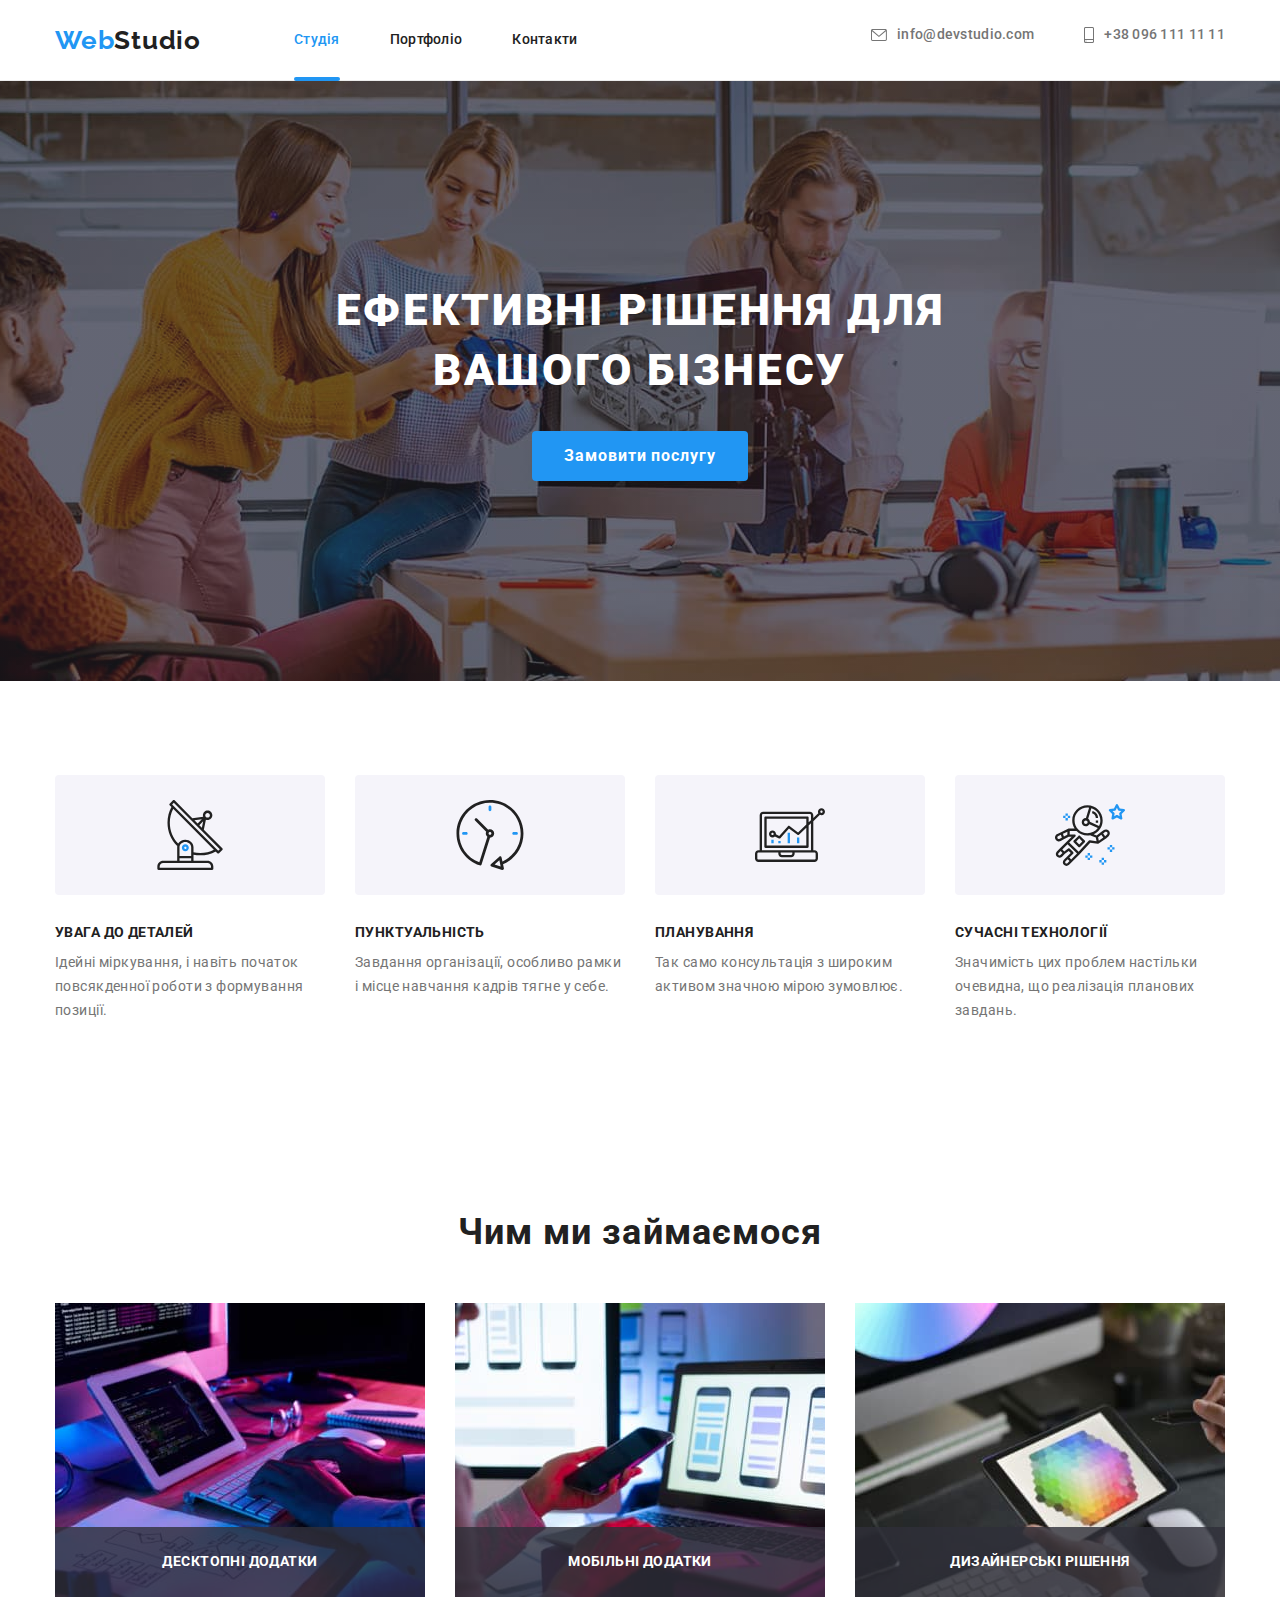
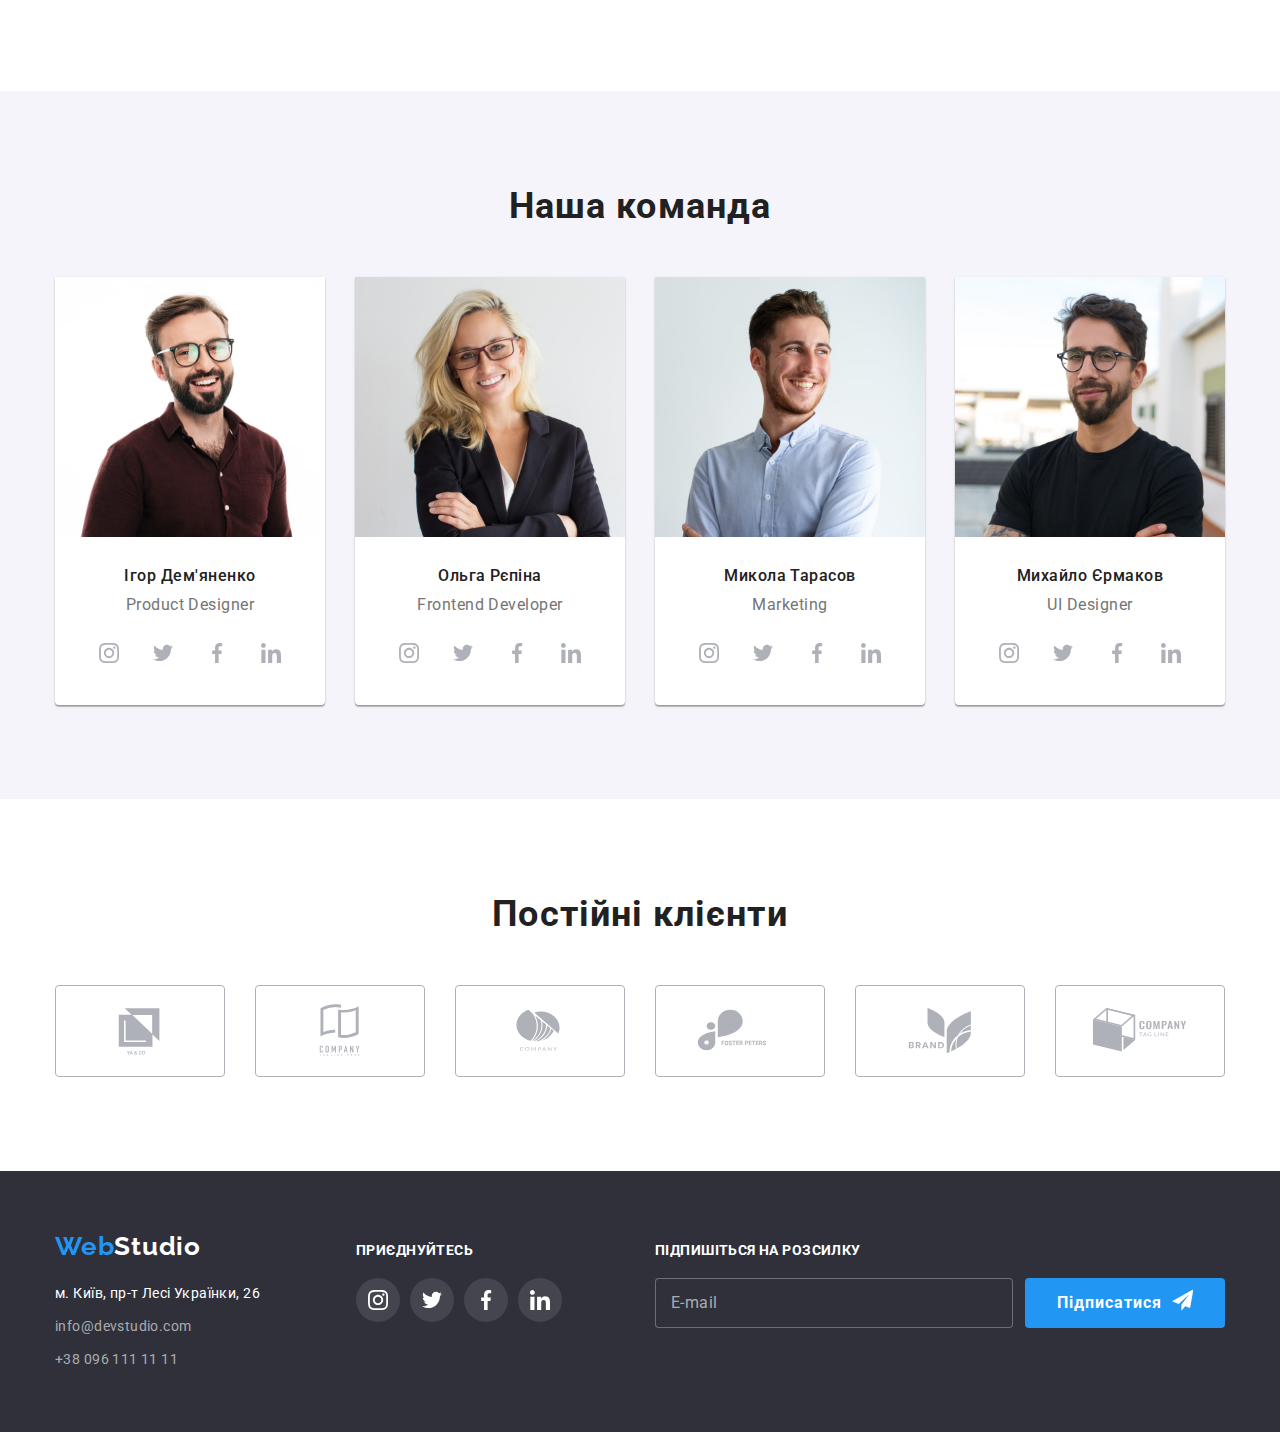
<file: index.html>
<!-- @format -->

<!DOCTYPE html>
<html lang="zxx">
  <head>
    <meta charset="UTF-8" />
    <meta http-equiv="X-UA-Compatible" content="IE=edge" />
    <meta name="viewport" content="width=device-width, initial-scale=1.0" />
    <title>Головна</title>
    <link rel="preconnect" href="https://fonts.googleapis.com" />
    <link rel="preconnect" href="https://fonts.gstatic.com" crossorigin />
    <link
      href="https://fonts.googleapis.com/css2?family=Raleway:wght@700&family=Roboto:wght@400;500;700;900&display=swap"
      rel="stylesheet"
    />
    <link
      rel="stylesheet"
      href="https://cdnjs.cloudflare.com/ajax/libs/modern-normalize/1.1.0/modern-normalize.min.css"
    />
    <link rel="stylesheet" href="./css/main.min.css" />
  </head>

  <body>
    <header class="page-header">
      <div class="container page-header__container">
        <nav class="page-navigation">
          <a class="logo" href="/index.html">Web<span class="logo__part">Studio</span></a>
          <ul class="site-nav">
            <li class="site-nav__item">
              <a href="./index.html" class="site-nav__link site-nav__link--current">Студія</a>
            </li>
            <li class="site-nav__item">
              <a href="./portfolio.html" class="site-nav__link">Портфоліо</a>
            </li>
            <li class="site-nav__item">
              <a href="" class="site-nav__link">Контакти</a>
            </li>
          </ul>
        </nav>
        <button type="button" class="mobile-menu-btn" data-menu-open>
          <svg class="mobile-menu-btn__icon" width="40" height="40">
            <use href="./images/icons.svg#icon-burger"></use>
          </svg>
        </button>

        <ul class="contact-menu">
          <li class="contact-menu__item">
            <a class="contact-menu__link" href="mailto:info@devstudio.com">
              <svg
                class="contact-menu__icon"
                width="16"
                height="12"
                aria-label="envelope"
                lang="en"
              >
                <use href="./images/icons.svg#icon-envelope"></use>
              </svg>
              info@devstudio.com</a
            >
          </li>
          <li class="contact-menu__item">
            <a class="contact-menu__link" href="tel:+380961111111">
              <svg
                class="contact-menu__icon"
                width="10"
                height="16"
                aria-label="smartphone"
                lang="en"
              >
                <use href="./images/icons.svg#icon-smartphone"></use>
              </svg>
              +38 096 111 11 11</a
            >
          </li>
        </ul>
      </div>
      <div class="mobile-menu" data-menu>
        <div class="container mobile-menu__container">
          <button type="button" class="mobile-menu__close_btn" data-menu-close>
            <svg class="mobile-menu__close-icon" width="40" height="40">
              <use href="./images/icons.svg#icon-close"></use>
            </svg>
          </button>
          <nav class="mobile-menu__page-navigation">
            <ul class="mobile-menu__site-nav">
              <li class="mobile-menu__site-nav__item">
                <a
                  href="./index.html"
                  class="mobile-menu__site-nav__link mobile-menu__site-nav__link--current"
                  >Студія</a
                >
              </li>
              <li class="mobile-menu__site-nav__item">
                <a href="./portfolio.html" class="mobile-menu__site-nav__link">Портфоліо</a>
              </li>
              <li class="mobile-menu__site-nav__item">
                <a href="" class="mobile-menu__site-nav__link">Контакти</a>
              </li>
            </ul>
          </nav>
          <div class="mobile-menu__wrapper">
            <ul class="mobile-menu__contact-menu">
              <li class="mobile-menu__contact-menu__item">
                <a
                  class="mobile-menu__contact-menu__link mobile-menu__contact-menu__text"
                  href="tel:+380961111111"
                >
                  +38 096 111 11 11</a
                >
              </li>
              <li class="mobile-menu__contact-menu__item">
                <a class="mobile-menu__contact-menu__link" href="mailto:info@devstudio.com">
                  info@devstudio.com</a
                >
              </li>
            </ul>
            <ul class="mobile-menu__social-list">
              <li class="mobile-menu__social-list__item">
                <a href="" class="mobile-menu__social-list__link">Instagram</a>
              </li>
              <li class="mobile-menu__social-list__item">
                <a href="" class="mobile-menu__social-list__link">Twitter</a>
              </li>
              <li class="mobile-menu__social-list__item">
                <a href="" class="mobile-menu__social-list__link">Facebook</a>
              </li>
              <li class="mobile-menu__social-list__item">
                <a
                  href=""
                  class="mobile-menu__social-list__link mobile-menu__social-list__link--no-border"
                  >Linkedin</a
                >
              </li>
            </ul>
          </div>
        </div>
      </div>
    </header>

    <main>
      <section class="hero">
        <div class="container">
          <h1 class="hero__title">Ефективні рішення для вашого бізнесу</h1>
          <button data-modal-open type="button" class="button">Замовити послугу</button>
        </div>
      </section>

      <section class="section">
        <div class="container">
          <h2 class="visually-hidden">Наші переваги</h2>
          <ul class="features-menu">
            <li class="features-menu__item">
              <div class="features-menu__icon-container">
                <svg
                  class="features-menu__icon"
                  width="70"
                  height="70"
                  aria-label="antenna"
                  lang="en"
                >
                  <use href="./images/icons.svg#icon-antenna"></use>
                </svg>
              </div>
              <h3 class="features-menu__title">Увага до деталей</h3>
              <p class="features-menu__text">
                Ідейні міркування, і навіть початок повсякденної роботи з формування позиції.
              </p>
            </li>
            <li class="features-menu__item">
              <div class="features-menu__icon-container">
                <svg
                  class="features-menu__icon"
                  width="70"
                  height="70"
                  aria-label="clock"
                  lang="en"
                >
                  <use href="./images/icons.svg#icon-clock"></use>
                </svg>
              </div>
              <h3 class="features-menu__title">Пунктуальність</h3>
              <p class="features-menu__text">
                Завдання організації, особливо рамки і місце навчання кадрів тягне у себе.
              </p>
            </li>
            <li class="features-menu__item">
              <div class="features-menu__icon-container">
                <svg
                  class="features-menu__icon"
                  width="70"
                  height="70"
                  aria-label="diagram"
                  lang="en"
                >
                  <use href="./images/icons.svg#icon-diagram"></use>
                </svg>
              </div>
              <h3 class="features-menu__title">Планування</h3>
              <p class="features-menu__text">
                Так само консультація з широким активом значною мірою зумовлює.
              </p>
            </li>
            <li class="features-menu__item">
              <div class="features-menu__icon-container">
                <svg
                  class="features-menu__icon"
                  width="70"
                  height="70"
                  aria-label="astronaut"
                  lang="en"
                >
                  <use href="./images/icons.svg#icon-astronaut"></use>
                </svg>
              </div>
              <h3 class="features-menu__title">Сучасні технології</h3>
              <p class="features-menu__text">
                Значимість цих проблем настільки очевидна, що реалізація планових завдань.
              </p>
            </li>
          </ul>
        </div>
      </section>

      <section class="section section--no-padding-top">
        <div class="container">
          <h2 class="section__title">Чим ми займаємося</h2>
          <ul class="examples-menu">
            <li class="examples-menu__item">
              <div class="examples-menu__thumb">
                <img src="./images/img.jpg" alt="Людина друкує на клавіатурі" width="370" />
                <p class="examples-menu__text">Десктопні додатки</p>
              </div>
            </li>
            <li class="examples-menu__item">
              <div class="examples-menu__thumb">
                <img src="./images/img(1)(1).jpg" alt="Ноутбук з додатками" width="370" />
                <p class="examples-menu__text">Мобільні додатки</p>
              </div>
            </li>
            <li class="examples-menu__item">
              <div class="examples-menu__thumb">
                <img src="./images/img(2).jpg" alt="Людина обирає колір на планшеті" width="370" />
                <p class="examples-menu__text">Дизайнерські рішення</p>
              </div>
            </li>
          </ul>
        </div>
      </section>

      <section class="section section--other-background">
        <div class="container">
          <h2 class="section__title">Наша команда</h2>
          <ul class="employees-menu">
            <li class="employees-menu__item">
              <picture>
                <source
                  srcset="./images/guy1.jpg 1x, ./images/guy1-desktop@2x.jpg 2x"
                  media="(min-width: 1200px)"
                />
                <source
                  srcset="./images/guy1-tablet.jpg 1x, ./images/guy1-tablet@2x.jpg 2x"
                  media="(min-width: 768px)"
                />
                <source
                  srcset="./images/guy1-mobile.jpg 1x, ./images/guy1-mobile@2x.jpg 2x"
                  media="(min-width: 280px)"
                />
                <img src="./images/guy1.jpg" alt="Хлопець у коричневій сорочці" />
              </picture>
              <div class="employees-menu__content-wrapper">
                <h3 class="employees-menu__title">Ігор Дем'яненко</h3>
                <p class="employees-menu__text">Product Designer</p>
                <ul class="social-list">
                  <li class="social-list__item">
                    <a href="" class="social-list__link">
                      <svg
                        class="social-list__icon"
                        width="20"
                        height="20"
                        aria-label="instagram"
                        lang="en"
                      >
                        <use href="./images/icons.svg#icon-instagram"></use>
                      </svg>
                    </a>
                  </li>
                  <li class="social-list__item">
                    <a href="" class="social-list__link">
                      <svg
                        class="social-list__icon"
                        width="20"
                        height="20"
                        aria-label="twitter"
                        lang="en"
                      >
                        <use href="./images/icons.svg#icon-twitter"></use>
                      </svg>
                    </a>
                  </li>
                  <li class="social-list__item">
                    <a href="" class="social-list__link">
                      <svg
                        class="social-list__icon"
                        width="20"
                        height="20"
                        aria-label="facebook"
                        lang="en"
                      >
                        <use href="./images/icons.svg#icon-facebook"></use>
                      </svg>
                    </a>
                  </li>
                  <li class="social-list__item">
                    <a href="" class="social-list__link">
                      <svg
                        class="social-list__icon"
                        width="20"
                        height="20"
                        aria-label="linkedin"
                        lang="en"
                      >
                        <use href="./images/icons.svg#icon-linkedin"></use>
                      </svg>
                    </a>
                  </li>
                </ul>
              </div>
            </li>
            <li class="employees-menu__item">
              <picture>
                <source
                  srcset="./images/girl.jpg 1x, ./images/girl-desktop@2x.jpg 2x"
                  media="(min-width: 1200px)"
                />
                <source
                  srcset="./images/girl-tablet.jpg 1x, ./images/girl-tablet@2x.jpg 2x"
                  media="(min-width: 768px)"
                />
                <source
                  srcset="./images/girl-mobile.jpg 1x, ./images/girl-mobile@2x.jpg 2x"
                  media="(min-width: 280px)"
                />
                <img src="./images/girl.jpg" alt="Дівчина" />
              </picture>
              <div class="employees-menu__content-wrapper">
                <h3 class="employees-menu__title">Ольга Рєпіна</h3>
                <p class="employees-menu__text">Frontend Developer</p>
                <ul class="social-list">
                  <li class="social-list__item">
                    <a href="" class="social-list__link">
                      <svg
                        class="social-list__icon"
                        width="20"
                        height="20"
                        aria-label="instagram"
                        lang="en"
                      >
                        <use href="./images/icons.svg#icon-instagram"></use>
                      </svg>
                    </a>
                  </li>
                  <li class="social-list__item">
                    <a href="" class="social-list__link">
                      <svg
                        class="social-list__icon"
                        width="20"
                        height="20"
                        aria-label="twitter"
                        lang="en"
                      >
                        <use href="./images/icons.svg#icon-twitter"></use>
                      </svg>
                    </a>
                  </li>
                  <li class="social-list__item">
                    <a href="" class="social-list__link">
                      <svg
                        class="social-list__icon"
                        width="20"
                        height="20"
                        aria-label="facebook"
                        lang="en"
                      >
                        <use href="./images/icons.svg#icon-facebook"></use>
                      </svg>
                    </a>
                  </li>
                  <li class="social-list__item">
                    <a href="" class="social-list__link">
                      <svg
                        class="social-list__icon"
                        width="20"
                        height="20"
                        aria-label="linkedin"
                        lang="en"
                      >
                        <use href="./images/icons.svg#icon-linkedin"></use>
                      </svg>
                    </a>
                  </li>
                </ul>
              </div>
            </li>
            <li class="employees-menu__item">
              <picture>
                <source
                  srcset="./images/guy2.jpg 1x, ./images/guy2-desktop@2x.jpg 2x"
                  media="(min-width: 1200px)"
                />
                <source
                  srcset="./images/guy2-tablet.jpg 1x, ./images/guy2-tablet@2x.jpg 2x"
                  media="(min-width: 768px)"
                />
                <source
                  srcset="./images/guy2-mobile.jpg 1x, ./images/guy2-mobile@2x.jpg 2x"
                  media="(min-width: 280px)"
                />
                <img src="./images/guy2.jpg" alt="Хлопець у блакитній сорочці" />
              </picture>
              <div class="employees-menu__content-wrapper">
                <h3 class="employees-menu__title">Микола Тарасов</h3>
                <p class="employees-menu__text">Marketing</p>
                <ul class="social-list">
                  <li class="social-list__item">
                    <a href="" class="social-list__link">
                      <svg
                        class="social-list__icon"
                        width="20"
                        height="20"
                        aria-label="instagram"
                        lang="en"
                      >
                        <use href="./images/icons.svg#icon-instagram"></use>
                      </svg>
                    </a>
                  </li>
                  <li class="social-list__item">
                    <a href="" class="social-list__link">
                      <svg
                        class="social-list__icon"
                        width="20"
                        height="20"
                        aria-label="twitter"
                        lang="en"
                      >
                        <use href="./images/icons.svg#icon-twitter"></use>
                      </svg>
                    </a>
                  </li>
                  <li class="social-list__item">
                    <a href="" class="social-list__link">
                      <svg
                        class="social-list__icon"
                        width="20"
                        height="20"
                        aria-label="facebook"
                        lang="en"
                      >
                        <use href="./images/icons.svg#icon-facebook"></use>
                      </svg>
                    </a>
                  </li>
                  <li class="social-list__item">
                    <a href="" class="social-list__link">
                      <svg
                        class="social-list__icon"
                        width="20"
                        height="20"
                        aria-label="linkedin"
                        lang="en"
                      >
                        <use href="./images/icons.svg#icon-linkedin"></use>
                      </svg>
                    </a>
                  </li>
                </ul>
              </div>
            </li>
            <li class="employees-menu__item">
              <picture>
                <source
                  srcset="./images/guy3.jpg 1x, ./images/guy3-desktop@2x.jpg 2x"
                  media="(min-width: 1200px)"
                />
                <source
                  srcset="./images/guy3-tablet.jpg 1x, ./images/guy3-tablet@2x.jpg 2x"
                  media="(min-width: 768px)"
                />
                <source
                  srcset="./images/guy3-mobile.jpg 1x, ./images/guy3-mobile@2x.jpg 2x"
                  media="(min-width: 280px)"
                />
                <img src="./images/guy3.jpg" alt="Хлопець у чорній футболці" />
              </picture>
              <div class="employees-menu__content-wrapper">
                <h3 class="employees-menu__title">Михайло Єрмаков</h3>
                <p class="employees-menu__text">UI Designer</p>
                <ul class="social-list">
                  <li class="social-list__item">
                    <a href="" class="social-list__link">
                      <svg
                        class="social-list__icon"
                        width="20"
                        height="20"
                        aria-label="instagram"
                        lang="en"
                      >
                        <use href="./images/icons.svg#icon-instagram"></use>
                      </svg>
                    </a>
                  </li>
                  <li class="social-list__item">
                    <a href="" class="social-list__link">
                      <svg
                        class="social-list__icon"
                        width="20"
                        height="20"
                        aria-label="twitter"
                        lang="en"
                      >
                        <use href="./images/icons.svg#icon-twitter"></use>
                      </svg>
                    </a>
                  </li>
                  <li class="social-list__item">
                    <a href="" class="social-list__link">
                      <svg
                        class="social-list__icon"
                        width="20"
                        height="20"
                        aria-label="facebook"
                        lang="en"
                      >
                        <use href="./images/icons.svg#icon-facebook"></use>
                      </svg>
                    </a>
                  </li>
                  <li class="social-list__item">
                    <a href="" class="social-list__link">
                      <svg
                        class="social-list__icon"
                        width="20"
                        height="20"
                        aria-label="linkedin"
                        lang="en"
                      >
                        <use href="./images/icons.svg#icon-linkedin"></use>
                      </svg>
                    </a>
                  </li>
                </ul>
              </div>
            </li>
          </ul>
        </div>
      </section>

      <section class="section">
        <div class="container">
          <h2 class="section__title">Постійні клієнти</h2>
          <ul class="clients-menu">
            <li class="clients-menu__item">
              <a class="clients-menu__link" href="">
                <svg class="cliets-menu__icon" width="106" height="60" aria-label="logo" lang="en">
                  <use href="./images/icons.svg#icon-logo"></use>
                </svg>
              </a>
            </li>
            <li class="clients-menu__item">
              <a class="clients-menu__link" href="">
                <svg class="cliets-menu__icon" width="106" height="60" aria-label="logo1" lang="en">
                  <use href="./images/icons.svg#icon-logo1"></use>
                </svg>
              </a>
            </li>
            <li class="clients-menu__item">
              <a class="clients-menu__link" href="">
                <svg class="cliets-menu__icon" width="106" height="60" aria-label="logo2" lang="en">
                  <use href="./images/icons.svg#icon-logo2"></use>
                </svg>
              </a>
            </li>
            <li class="clients-menu__item">
              <a class="clients-menu__link" href="">
                <svg class="cliets-menu__icon" width="106" height="60" aria-label="logo3" lang="en">
                  <use href="./images/icons.svg#icon-logo3"></use>
                </svg>
              </a>
            </li>
            <li class="clients-menu__item">
              <a class="clients-menu__link" href="">
                <svg class="cliets-menu__icon" width="106" height="60" aria-label="logo4" lang="en">
                  <use href="./images/icons.svg#icon-logo4"></use>
                </svg>
              </a>
            </li>
            <li class="clients-menu__item">
              <a class="clients-menu__link" href="">
                <svg class="cliets-menu__icon" width="106" height="60" aria-label="logo5" lang="en">
                  <use href="./images/icons.svg#icon-logo5"></use>
                </svg>
              </a>
            </li>
          </ul>
        </div>
      </section>
    </main>

    <div class="backdrop is-hidden" data-modal>
      <div class="modal">
        <button data-modal-close class="modal-button">
          <svg class="modal__close-icon" width="18" height="18" aria-label="close" lang="en">
            <use href="./images/icons.svg#icon-close"></use>
          </svg>
        </button>

        <form class="modal-form">
          <p class="modal-form-capture">Залиште свої дані, ми вам передзвонимо</p>
          <label class="modal-form-field">
            <span class="modal-form-input-desc">Ім'я</span>
            <span class="modal-form-input-wrapper">
              <input
                type="text"
                class="modal-form-input"
                required
                pattern="[a-zA-Zа-яА-ЯіІїЇґҐєЄ']+"
                name="user_name"
              />
              <svg class="modal-form-icon" width="12" height="12" aria-label="person" lang="en">
                <use href="./images/icons.svg#icon-person"></use>
              </svg>
            </span>
          </label>

          <label class="modal-form-field">
            <span class="modal-form-input-desc">Телефон</span>
            <span class="modal-form-input-wrapper">
              <input
                type="tel"
                class="modal-form-input"
                required
                pattern="[0-9]{3}-[0-9]{3}-[0-9]{2}-[0-9]{2}"
                name="user_phone"
              />
              <svg class="modal-form-icon" width="13" height="13" aria-label="phone" lang="en">
                <use href="./images/icons.svg#icon-phone"></use>
              </svg>
            </span>
          </label>

          <label class="modal-form-field">
            <span class="modal-form-input-desc">Пошта</span>
            <span class="modal-form-input-wrapper">
              <input type="email" class="modal-form-input" required name="user_email" />
              <svg class="modal-form-icon" width="15" height="12" aria-label="email" lang="en">
                <use href="./images/icons.svg#icon-email"></use>
              </svg>
            </span>
          </label>

          <label class="modal-form-text-field">
            <span class="modal-form-input-desc">Коментар</span>
            <textarea
              class="modal-form-message"
              name="user_message"
              placeholder="Введіть текст"
            ></textarea>
          </label>

          <label class="modal-form-checkbox-wrapper">
            <input class="modal-form-checkbox visually-hidden" type="checkbox" name="user_policy" />
            <svg class="modal-form-own-checkbox" width="16" height="16">
              <use class="modal-form-own-checkbox-icon" href="./images/icons.svg#icon-check"></use>
            </svg>
            Погоджуюся з розсилкою та приймаю&nbsp;<a class="modal-form-checkbox-terms" href=""
              >Умови договору</a
            >
          </label>

          <button type="submit" class="modal-form-submit">Відправити</button>
        </form>
      </div>
    </div>

    <footer class="footer">
      <div class="container page-footer">
        <div class="footer-wrapper">
          <div class="footer-address">
            <a class="logo logo-footer" href="/index.html"
              >Web<span class="logo-title">Studio</span></a
            >
            <address>
              <ul class="address-menu">
                <li class="address-menu__item">
                  <a
                    class="address-menu__link address-menu__link--white"
                    href="https://goo.gl/maps/VaWgG16zi4GjJEjv5"
                    >м. Київ, пр-т Лесі Українки, 26</a
                  >
                </li>
                <li class="address-menu__item">
                  <a class="address-menu__link" href="mailto:info@devstudio.com"
                    >info@devstudio.com</a
                  >
                </li>
                <li>
                  <a class="address-menu__link" href="tel:+380961111111">+38 096 111 11 11</a>
                </li>
              </ul>
            </address>
          </div>
          <div class="footer-social-list-menu">
            <p class="footer-action">Приєднуйтесь</p>
            <ul class="footer-social-list">
              <li class="footer-social-list-item">
                <a href="" class="footer-social-list-link">
                  <svg
                    class="footer-social-list-icon"
                    width="20"
                    height="20"
                    aria-label="instagram"
                    lang="en"
                  >
                    <use href="./images/icons.svg#icon-instagram"></use>
                  </svg>
                </a>
              </li>
              <li class="footer-social-list-item">
                <a href="" class="footer-social-list-link">
                  <svg
                    class="footer-social-list-icon"
                    width="20"
                    height="20"
                    aria-label="twitter"
                    lang="en"
                  >
                    <use href="./images/icons.svg#icon-twitter"></use>
                  </svg>
                </a>
              </li>
              <li class="footer-social-list-item">
                <a href="" class="footer-social-list-link">
                  <svg
                    class="footer-social-list-icon"
                    width="20"
                    height="20"
                    aria-label="facebook"
                    lang="en"
                  >
                    <use href="./images/icons.svg#icon-facebook"></use>
                  </svg>
                </a>
              </li>
              <li class="footer-social-list-item">
                <a href="" class="footer-social-list-link">
                  <svg
                    class="footer-social-list-icon"
                    width="20"
                    height="20"
                    aria-label="linkedin"
                    lang="en"
                  >
                    <use href="./images/icons.svg#icon-linkedin"></use>
                  </svg>
                </a>
              </li>
            </ul>
          </div>
        </div>
        <div class="footer-subscription">
          <p class="footer-action">Підпишіться на розсилку</p>
          <form class="mail-subscription">
            <input type="email" class="user-email" name="user-email" placeholder="E-mail" />
            <button type="submit" class="button-subscription">
              Підписатися
              <svg class="button-subscription__icon" width="24" height="24">
                <use href="./images/icons.svg#icon-send"></use>
              </svg>
            </button>
          </form>
        </div>
      </div>
    </footer>
    <script src="./js/mobile-menu.js"></script>
    <script src="./js/modal.js"></script>
  </body>
</html>
</file>
<file: css/main.min.css>
:root{--primary-text-color: #212121;--grey-color: #757575;--white-color: #ffffff;--accent-color: #2196f3;--section-color: #2f303a}.visually-hidden{position:absolute;width:1px;height:1px;margin:-1px;overflow:hidden;border:0;padding:0;clip:rect(0 0 0 0)}body{background-color:var(--white-color);color:var(--grey-color);font-family:Roboto,sans-serif;line-height:1.71}h1,h2,h3,h4,h5,h6,p{margin-top:0;margin-bottom:0}img{display:block;max-width:100%;height:auto}ul{list-style:none;padding:0;margin:0}.section{padding-top:60px;padding-bottom:60px}.section__title{color:var(--primary-text-color);margin-bottom:30px;font-weight:700;font-size:28px;line-height:1.17;text-align:center;letter-spacing:.03em}.section--other-background{background-color:#f5f4fa}.section--no-padding-top{padding-top:0}@media screen and (min-width: 1200px){.section{padding-top:94px;padding-bottom:94px}.section__title{font-size:36px;margin-bottom:50px}}@media screen and (max-width: 1199px){.section--no-padding-top{display:none}}.container{padding-left:15px;padding-right:15px}@media screen and (min-width: 480px){.container{width:480px;margin-left:auto;margin-right:auto}}@media screen and (min-width: 768px){.container{width:768px}}@media screen and (min-width: 1200px){.container{width:1200px}}.modal-button{position:absolute;top:8px;right:8px;display:flex;justify-content:center;align-items:center;width:32px;height:32px;padding:0;border:1px solid rgba(0,0,0,.1);border-radius:50%;background-color:rgba(0,0,0,0)}.button{color:#fff;background-color:#2196f3;font-family:inherit;font-weight:700;font-size:16px;line-height:1.88;border-radius:4px;border:rgba(0,0,0,0);letter-spacing:.06em;cursor:pointer;padding:10px 32px;min-width:216px}.button-two{min-width:23px;padding:6px 22px;color:var(--primary-text-color);background-color:#f5f4fa;font-family:inherit;font-weight:500;font-size:16px;line-height:1.62;border-radius:4px;border:rgba(0,0,0,0);text-align:center;letter-spacing:.03em;cursor:pointer;transition:color 250ms cubic-bezier(0.4, 0, 0.2, 1),background-color 250ms cubic-bezier(0.4, 0, 0.2, 1),box-shadow 250ms cubic-bezier(0.4, 0, 0.2, 1)}.button-two:hover,.button-two:focus{color:var(--white-color);background-color:var(--accent-color);box-shadow:0px 3px 1px rgba(0,0,0,.1),0px 1px 2px rgba(0,0,0,.08),0px 2px 2px rgba(0,0,0,.12)}.button-subscription{display:flex;justify-content:center;align-self:center;cursor:pointer;color:#fff;background-color:#2196f3;font-family:inherit;font-weight:700;font-size:16px;line-height:1.88;border-radius:4px;border:rgba(0,0,0,0);letter-spacing:.06em;padding:10px 32px;gap:10px;width:200px;height:50px}.button-subscription__icon{fill:#fff}.page-header{border-bottom:1px solid #ececec}.contact-menu{display:none}.site-nav{display:none}.mobile-menu-btn{border:none;background-color:rgba(0,0,0,0);padding:0;line-height:0;cursor:pointer}.page-header__container{display:flex;justify-content:space-between;align-items:center}.page-header{padding-top:16px;padding-bottom:16px}@media screen and (min-width: 768px){.page-header{padding-top:0;padding-bottom:0}.contact-menu{display:block}.site-nav{display:flex;column-gap:50px}.mobile-menu-btn{display:none}.page-navigation{display:flex;align-items:center;column-gap:88px}.contact-menu{display:flex;flex-direction:column;align-items:start;column-gap:50px}.contact-menu__item:not(:last-child){margin-bottom:10px}.contact-menu__link{display:flex;justify-content:center;align-items:center;column-gap:10px;color:var(--grey-color);font-weight:500;font-size:14px;line-height:1.14;letter-spacing:.02em;text-decoration:none;transition:color 250ms cubic-bezier(0.4, 0, 0.2, 1)}.contact-menu__link:hover,.contact-menu__link:focus{color:var(--accent-color)}.contact-menu__icon{fill:currentColor;transition-property:fill 250ms cubic-bezier(0.4, 0, 0.2, 1)}.contact-menu__link:hover .contact-menu__icon,.contact-menu__link:focus .contact-menu__icon{fill:var(--accent-color)}.site-nav__link{position:relative;display:block;padding:32px 0;text-decoration:none;color:var(--primary-text-color);font-weight:500;font-size:14px;line-height:1.14;letter-spacing:.02em;transition:color 250ms cubic-bezier(0.4, 0, 0.2, 1)}.site-nav__link:hover,.site-nav__link:focus{color:var(--accent-color)}.site-nav__link.site-nav__link--current::after{position:absolute;left:0;bottom:-1px;content:"";display:block;width:100%;height:4px;background:#2196f3;border-radius:2px}.site-nav__link--current{color:var(--accent-color)}}@media screen and (min-width: 1200px){.contact-menu{display:flex;flex-direction:row;align-self:center;column-gap:50px}.contact-menu__link{margin:0}.page-navigation{column-gap:93px}}.logo{color:var(--accent-color);font-family:Raleway;font-weight:700;font-size:26px;line-height:1.19;letter-spacing:.03em;text-decoration:none}.logo__part{color:var(--primary-text-color)}.logo-title{color:var(--white-color)}.hero__title{margin-bottom:30px;color:var(--white-color);font-weight:900;font-size:26px;line-height:1.62;letter-spacing:.06em;text-transform:uppercase;margin-right:auto;margin-left:auto}@media screen and (min-width: 1200px){.hero__title{font-size:44px;line-height:1.36;max-width:696px}}.features-menu__title{text-align:center;margin-top:0;margin-bottom:10px;color:var(--primary-text-color);font-weight:700;font-size:14px;line-height:1.14;text-transform:uppercase;letter-spacing:.03em}@media screen and (min-width: 768px){.features-menu__title{text-align:left}}.hero{background-color:var(--section-color);text-align:center;padding-top:118px;padding-bottom:118px;max-width:1600px;margin-left:auto;margin-right:auto;background-image:linear-gradient(rgba(47, 48, 58, 0.4), rgba(47, 48, 58, 0.4)),url("../images/hero-mobile.jpg");background-repeat:no-repeat;background-position:center;background-size:cover;background-color:#c4c4c4}@media screen and (min-device-pixel-ratio: 2)and (max-width: 767px),screen and (min-resolution: 192dpi)and (max-width: 767px),screen and (min-resolution: 2dppx)and (max-width: 767px){.hero{background-image:linear-gradient(rgba(47, 48, 58, 0.4), rgba(47, 48, 58, 0.4)),url("../images/hero-mobile@2x.jpg")}}@media screen and (min-width: 768px){.hero{background-image:linear-gradient(rgba(47, 48, 58, 0.4), rgba(47, 48, 58, 0.4)),url("../images/hero-tablet.jpg")}}@media screen and (min-device-pixel-ratio: 2)and (min-width: 768px),screen and (min-resolution: 192dpi)and (min-width: 768px),screen and (min-resolution: 2dppx)and (min-width: 768px){.hero{background-image:linear-gradient(rgba(47, 48, 58, 0.4), rgba(47, 48, 58, 0.4)),url("../images/hero-tablet@2x.jpg")}}@media screen and (min-width: 1200px){.hero{padding-top:200px;padding-bottom:200px;max-width:1600px;height:600px;background-image:linear-gradient(rgba(47, 48, 58, 0.4), rgba(47, 48, 58, 0.4)),url("../images/overlay.jpg")}}@media screen and (min-device-pixel-ratio: 2)and (min-width: 1200px),screen and (min-resolution: 192dpi)and (min-width: 1200px),screen and (min-resolution: 2dppx)and (min-width: 1200px){.hero{background-image:linear-gradient(rgba(47, 48, 58, 0.4), rgba(47, 48, 58, 0.4)),url("../images/hero-desktop@2x.jpg")}}.employees-menu{display:flex;flex-direction:column;gap:30px}.employees-menu__item{background-color:var(--white-color);box-shadow:0px 1px 3px rgba(0,0,0,.12),0px 1px 1px rgba(0,0,0,.14),0px 2px 1px rgba(0,0,0,.2);border-radius:0px 0px 4px 4px}.employees-menu__content-wrapper{padding-top:30px;padding-bottom:24px}.social-list{display:flex;justify-content:center;column-gap:10px}.social-list__item{width:44px;height:44px}.social-list__link{display:flex;justify-content:center;align-items:center;width:100%;height:100%;border-radius:50%;background-color:#fff;transition:background-color 250ms cubic-bezier(0.4, 0, 0.2, 1)}.social-list__link:hover,.social-list__link:focus{background-color:var(--accent-color)}.social-list__icon{fill:#afb1b8;transition:fill 250ms cubic-bezier(0.4, 0, 0.2, 1)}.social-list__link:hover .social-list__icon,.social-list__link:focus .social-list__icon{fill:var(--white-color)}.employees-menu__title{color:var(--primary-text-color);font-weight:500;font-size:16px;line-height:1.18;text-align:center;letter-spacing:.03em;margin-bottom:10px}.employees-menu__text{font-size:16px;line-height:1.18;text-align:center;letter-spacing:.03em;margin-bottom:16px}@media screen and (min-width: 768px){.employees-menu{flex-direction:row;flex-wrap:wrap}.employees-menu__item{flex-basis:calc((100% - 30px)/2)}}@media screen and (min-width: 1200px){.employees-menu{flex-wrap:nowrap}.employees-menu__item{flex-basis:calc((100% - 90px)/4)}.employees-menu__content-wrapper{padding-bottom:30px}}.backdrop{position:fixed;padding:93px 15px;top:0;left:0;width:100%;height:100%;z-index:100;overflow-y:scroll;background-color:rgba(47,48,58,.4);opacity:1;transition:opacity 250ms cubic-bezier(0.4, 0, 0.2, 1),visibility 250ms cubic-bezier(0.4, 0, 0.2, 1)}.backdrop.is-hidden{opacity:0;visibility:hidden;pointer-events:none}.modal{position:absolute;top:50%;left:50%;transform:translate(-50%, -50%) scale(1);transition:transform 250ms cubic-bezier(0.4, 0, 0.2, 1);min-width:450px;min-height:609px;padding:40px;background-color:#fff}.backdrop.is-hidden .modal{transform:translate(-50%, -50%) scale(0.9)}.modal__close-icon{border:none;background-color:#fff;color:#fff;cursor:pointer;transition:fill 250ms cubic-bezier(0.4, 0, 0.2, 1)}.modal__close-icon:hover,.modal__close-icon:focus{fill:var(--accent-color)}.modal-form{display:flex;flex-direction:column}.modal-form-capture{margin-bottom:12px;font-style:normal;font-weight:700;font-size:20px;line-height:1.5;letter-spacing:.03em;text-align:center;color:#212121}.modal-form-input{width:100%;height:40px;border:1px solid rgba(33,33,33,.2);border-radius:4px;padding-left:42px;font-size:12px;transition:border-color 250ms cubic-bezier(0.4, 0, 0.2, 1)}.modal-form-input:focus{outline:none;border-color:var(--accent-color)}.modal-form-input:focus+.modal-form-icon{fill:var(--accent-color)}.modal-form-input-desc{display:block;margin-bottom:4px;font-style:normal;font-weight:400;font-size:12px;line-height:1.17;letter-spacing:.01em;color:#757575}.modal-form-field{margin-bottom:10px}.modal-form-icon{position:absolute;top:50%;left:15px;transform:translateY(-50%);transition:fill 250ms cubic-bezier(0.4, 0, 0.2, 1);display:flex;width:18px;height:18px}.modal-form-input-wrapper{position:relative;display:block}.modal-form-text-field{margin-bottom:20px}.modal-form-message{display:block;width:100%;height:120px;resize:none;outline:none;padding:12px 16px;border:1px solid rgba(33,33,33,.2);font-size:12px;border-radius:4px;transition:border-color 250ms cubic-bezier(0.4, 0, 0.2, 1)}.modal-form-message:focus{border-color:var(--accent-color)}.modal-form-message::placeholder{font-style:normal;font-weight:400;font-size:12px;line-height:1.17;letter-spacing:0d .01em;color:rgba(117,117,117,.5)}.modal-form-checkbox-wrapper{display:flex;justify-content:center;align-items:center;margin-bottom:30px;font-style:normal;font-weight:400;font-size:12px;line-height:1.17;letter-spacing:.03em;color:var(--grey-color)}.modal-form-own-checkbox{border:2px solid #212121;border-radius:2px;padding:1px;cursor:pointer;margin-right:7px}.modal-form-checkbox:checked+.modal-form-own-checkbox{background-color:var(--accent-color);border:rgba(0,0,0,0)}.modal-form-checkbox:focus+.modal-form-own-checkbox{border-color:var(--accent-color)}.modal-form-own-checkbox-icon{display:none}.modal-form-checkbox:checked+.modal-form-own-checkbox .modal-form-own-checkbox-icon{display:block}.modal-form-checkbox-terms{color:var(--accent-color)}.modal-form-submit{align-self:center;color:#fff;background-color:#2196f3;font-family:inherit;font-weight:700;font-size:16px;line-height:1.88;border-radius:4px;border:rgba(0,0,0,0);box-shadow:0px 4px 4px rgba(0,0,0,.15);letter-spacing:.06em;cursor:pointer;padding:10px 32px;min-width:216px}.modal-form-submit:focus{background-color:#188ce8}@media screen and (min-width: 1200px){.modal{min-width:528px;min-height:581px}.modal-form-checkbox-wrapper{font-size:14px;line-height:1.71}.modal-form-capture{line-height:1.15}}.product-thumb{position:relative;overflow:hidden}.product-overlay{position:absolute;top:0;left:0;width:100%;height:100%;overflow:auto;transform:translateY(100%);transition:transform 250ms cubic-bezier(0.4, 0, 0.2, 1);font-weight:400;font-size:18px;line-height:1.56;letter-spacing:.03em;color:#fff;background-color:rgba(33,150,243,.9);padding-top:63px;padding-bottom:63px;padding-left:24px;padding-right:24px}.title-link:hover .product-overlay,.title-link:focus .product-overlay{transform:translateY(0)}.title-link{text-decoration:none;display:block;transition:box-shadow 250ms cubic-bezier(0.4, 0, 0.2, 1)}.title-link:hover,.title-link:focus{box-shadow:0px 1px 1px rgba(0,0,0,.12),0px 4px 4px rgba(0,0,0,.06),1px 4px 6px rgba(0,0,0,.16)}.title-name{color:var(--primary-text-color);font-weight:700;font-size:18px;line-height:2;letter-spacing:.06em;margin-bottom:4px}.title-text{text-decoration:none;color:var(--grey-color);font-weight:400;font-size:16px;line-height:1.87;letter-spacing:.03em}.clients-menu{display:flex;gap:30px;flex-wrap:wrap;justify-content:space-between}.clients-menu__item{width:calc((100% - 30px)/2);height:92px}.clients-menu__link{display:flex;align-items:center;justify-content:center;width:100%;height:100%;border:1px solid #afb1b8;border-radius:4px;transition:border 250ms cubic-bezier(0.4, 0, 0.2, 1)}.clients-menu__link:hover,.clients-menu__link:focus{border:1px solid #2196f3}.cliets-menu__icon{fill:#afb1b8;transition:fill 250ms cubic-bezier(0.4, 0, 0.2, 1)}.clients-menu__link:hover .cliets-menu__icon,.clients-menu__link:focus .cliets-menu__icon{fill:var(--accent-color)}@media screen and (min-width: 768px){.clients-menu__item{width:calc((100% - 60px)/3)}}@media screen and (min-width: 1200px){.clients-menu__item{width:170px}}.work-types{display:flex;gap:8px;justify-content:center;margin-bottom:50px}.work-types-item{display:flex;flex-wrap:wrap;gap:30px}.work-card{flex-basis:calc((100% - 60px)/3)}.work-item-wrapper{border-right:1px solid #eee;border-left:1px solid #eee;border-bottom:1px solid #eee;padding-top:20px;padding-bottom:20px;padding-left:24px;padding-right:24px}.features-menu{display:flex;flex-direction:column;justify-content:space-between;gap:30px}.features-menu__item{flex-basis:calc((100% - 90px)/4)}.features-menu__icon-container{display:flex;justify-content:center;align-items:center;margin-bottom:30px;height:120px;background-color:#f5f4fa;border-radius:4px}.features-menu__text{margin-top:0;margin-bottom:0;font-size:14px;line-height:1.71;letter-spacing:.03em}.examples-menu{display:flex;gap:30px}.examples-menu__item{flex-basis:calc(100% - 60px)/3}.examples-menu__thumb{position:relative}.examples-menu__text{position:absolute;bottom:0;left:0;width:100%;height:70px;display:flex;justify-content:center;align-items:center;position:absolute;font-weight:700;font-size:14px;line-height:1.14;letter-spacing:.03em;text-transform:uppercase;color:var(--white-color);background-color:rgba(47,48,58,.8)}@media screen and (min-width: 768px){.features-menu{flex-direction:row;flex-wrap:wrap}.features-menu__icon-container{width:354px}}@media screen and (min-width: 1200px){.features-menu{flex-wrap:nowrap}.features-menu__icon-container{width:270px}}.footer{background-color:var(--section-color);padding-top:60px;padding-bottom:60px}.logo-footer{display:inline-block;margin-bottom:20px}.address-menu__item{margin-bottom:9px}.address-menu{text-decoration:none;color:#fff;font-style:normal;letter-spacing:.03em;font-size:14px;text-align:center}.address-menu__link{text-decoration:none;color:rgba(255,255,255,.6);font-style:normal;letter-spacing:.03em;font-size:14px}.address-menu__link--white{color:#fff}.footer-wrapper{display:flex;flex-direction:column}.footer-address{display:flex;flex-direction:column;justify-content:center;align-items:center;margin-bottom:60px}.footer-action{color:#fff;font-weight:700;font-size:14px;font-style:normal;line-height:16px;letter-spacing:.03em;text-transform:uppercase;margin-bottom:20px;text-align:center}.footer-social-list{display:flex;justify-content:center;column-gap:10px}.footer-social-list-menu{margin-bottom:60px}.footer-social-list-link{display:flex;height:44px;width:44px;border-radius:50%;background-color:rgba(255,255,255,.1);justify-content:center;align-items:center;transition:background-color 250ms cubic-bezier(0.4, 0, 0.2, 1)}.footer-social-list-link:hover,.footer-social-list-link:focus{background-color:var(--accent-color)}.footer-social-list-icon{fill:var(--white-color)}.footer-subscription{display:flex;flex-direction:column}.mail-subscription{display:flex;flex-direction:column;gap:20px}.user-email{height:50px;padding:15px;color:var(--white-color);background-color:#2f303a;border:1px solid rgba(255,255,255,.3);border-radius:4px;margin-right:15px;margin-left:15px}.user-email::placeholder{font-style:normal;font-weight:400;font-size:16px;line-height:1.25;letter-spacing:.03em;color:rgba(255,255,255,.6)}@media screen and (min-width: 768px){.footer-wrapper{flex-direction:row;justify-content:space-around}.footer-social-list-menu{margin-bottom:0}.mail-subscription{align-items:center}.user-email{display:inline;min-width:450px}}@media screen and (min-width: 1200px){.footer-wrapper{align-items:baseline;margin-right:93px;flex-grow:1}.page-footer{display:flex;align-items:baseline}.footer-address{flex-grow:1;margin-right:70px;margin-bottom:0;align-items:flex-start}.address-menu{text-align:start}.footer-action{text-align:start}.mail-subscription{display:flex;flex-direction:row;gap:12px}.user-email{min-width:358px;margin-left:0;margin-right:0}}@media screen and (max-width: 767px){.mobile-menu{position:fixed;top:0;left:0;width:100%;height:100%;background-color:#fff;opacity:0;visibility:hidden}.mobile-menu.is-open{opacity:1;visibility:visible;transition:opacity 250ms cubic-bezier(0.4, 0, 0.2, 1),visibility 250ms cubic-bezier(0.4, 0, 0.2, 1)}.mobile-menu__container{height:100%;display:flex;flex-direction:column;justify-content:space-between;position:relative;padding-top:48px;padding-bottom:48px}.mobile-menu__close_btn{position:absolute;top:10px;right:0;padding:0;margin-right:15px;margin-top:10px;border:none;background-color:rgba(0,0,0,0);line-height:0;cursor:pointer}}.mobile-menu__close-icon{fill:#212121;transition:fill 250ms cubic-bezier(0.4, 0, 0.2, 1)}.mobile-menu__close-icon:hover,.mobile-menu__close-icon:focus{fill:var(--accent-color)}.mobile-menu__page-navigation{display:flex}.mobile-menu__site-nav{display:flex;flex-direction:column;gap:32px}.mobile-menu__site-nav__link{display:block;cursor:pointer;font-style:normal;font-weight:500;font-size:40px;line-height:1.17;letter-spacing:.02em;text-decoration:none;color:#212121;transition:color 250ms cubic-bezier(0.4, 0, 0.2, 1)}.mobile-menu__site-nav__link:hover,.mobile-menu__site-nav__link:focus{color:var(--accent-color)}.mobile-menu__site-nav__link--current{color:var(--accent-color)}.mobile-menu__contact-menu{display:flex;flex-direction:column;gap:32px;margin-bottom:64px}.mobile-menu__contact-menu__link{font-style:normal;font-weight:500;font-size:24px;line-height:28px;letter-spacing:.02em;text-decoration:none;color:#757575}.mobile-menu__social-list{display:flex;column-gap:10px}.mobile-menu__social-list__link{text-decoration:none;font-style:normal;font-weight:500;font-size:18px;line-height:1.22;letter-spacing:.02em;border-right:1px solid rgba(33,33,33,.2);transform:rotate(90deg);padding-right:10px;color:#2196f3}.mobile-menu__contact-menu__text{font-style:normal;font-weight:500;font-size:34px;line-height:1.17;letter-spacing:.02em;color:#2196f3}.mobile-menu__social-list__link--no-border{border:none}@media screen and (min-width: 768px){.mobile-menu{display:none}}/*# sourceMappingURL=main.min.css.map */
</file>
